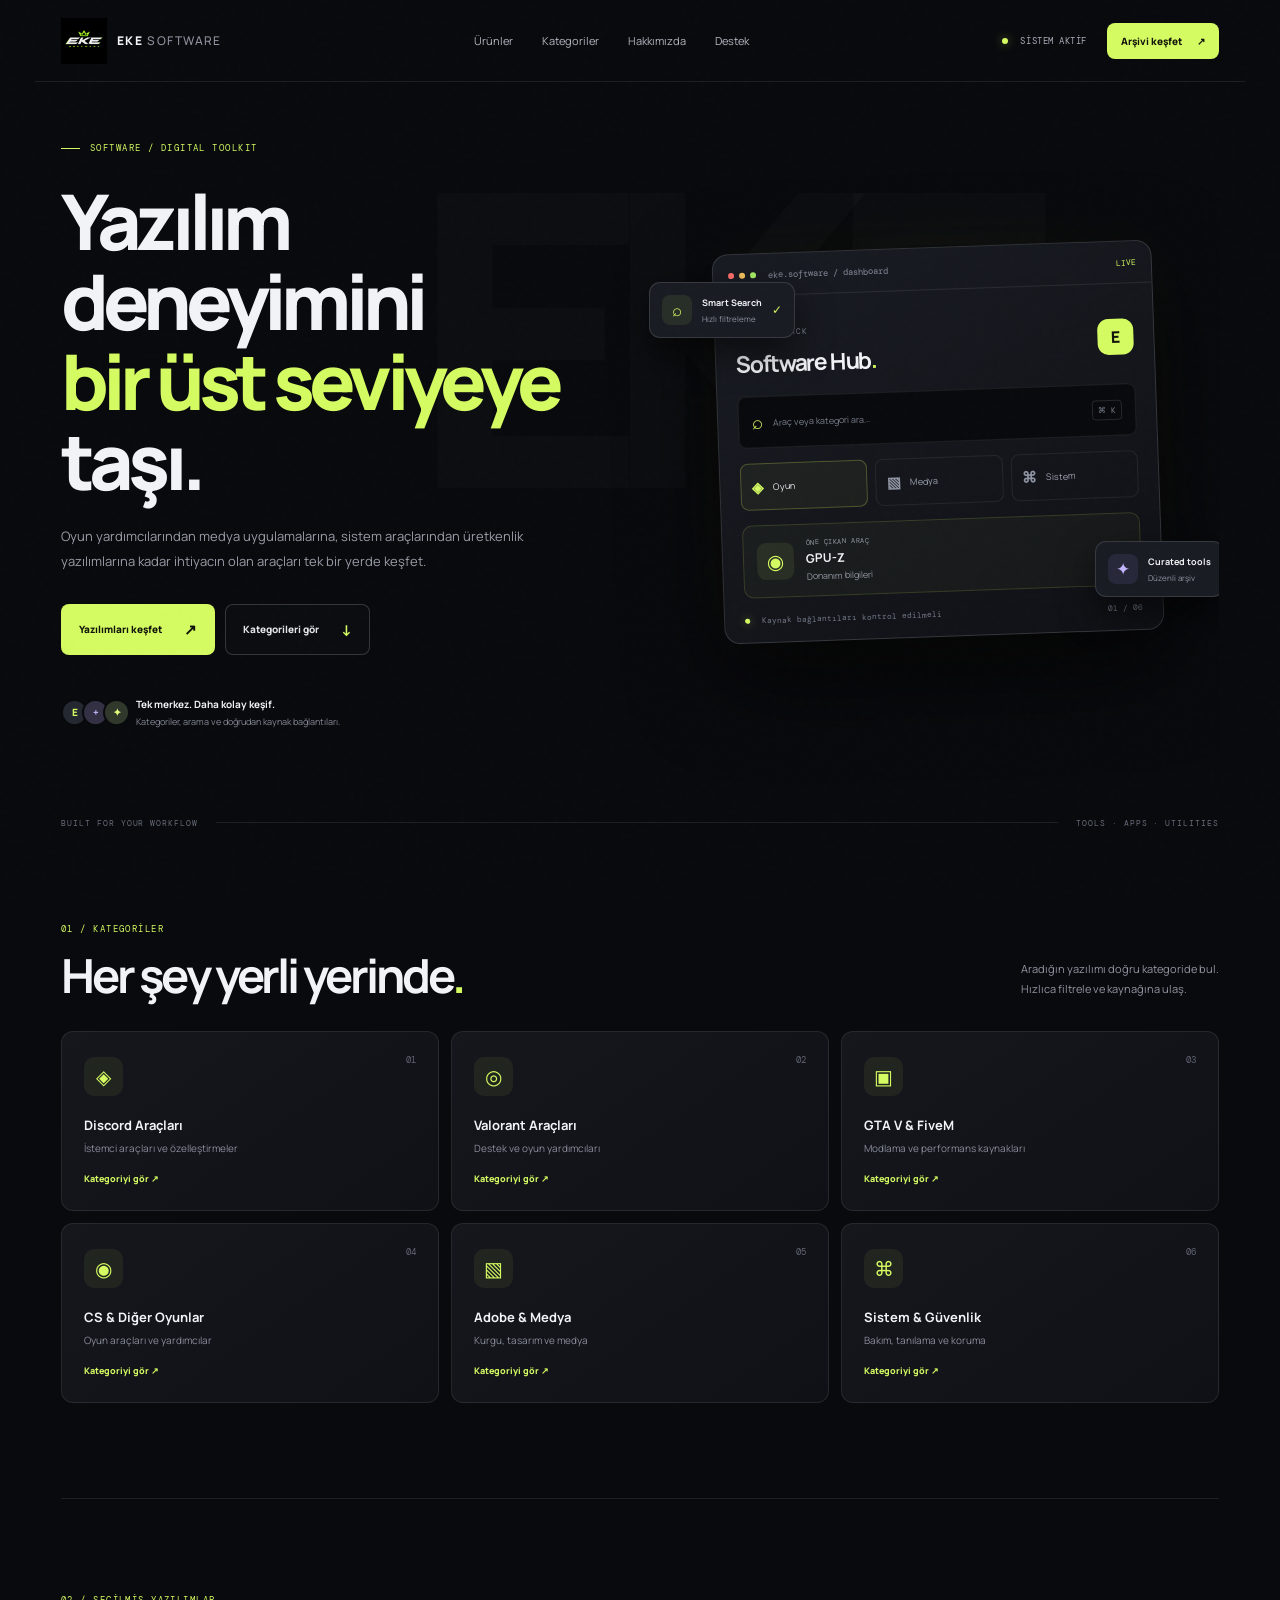
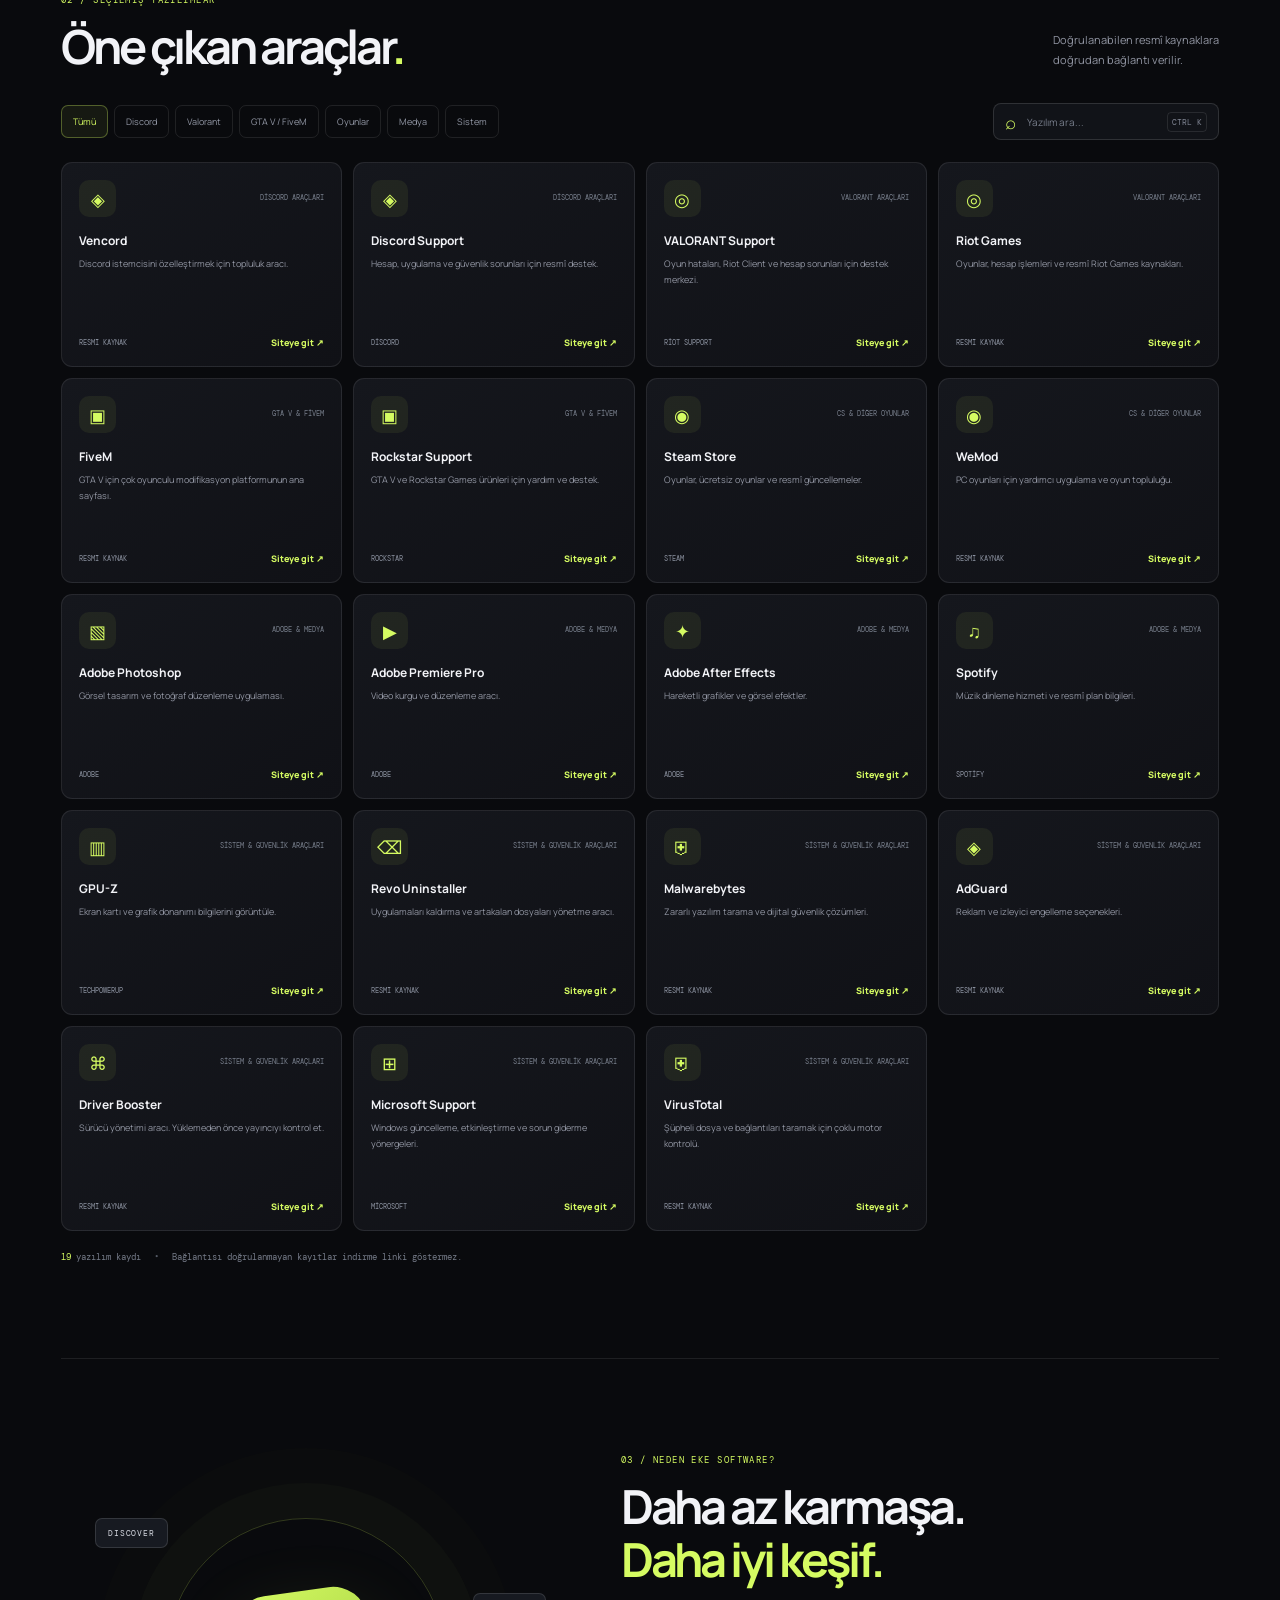
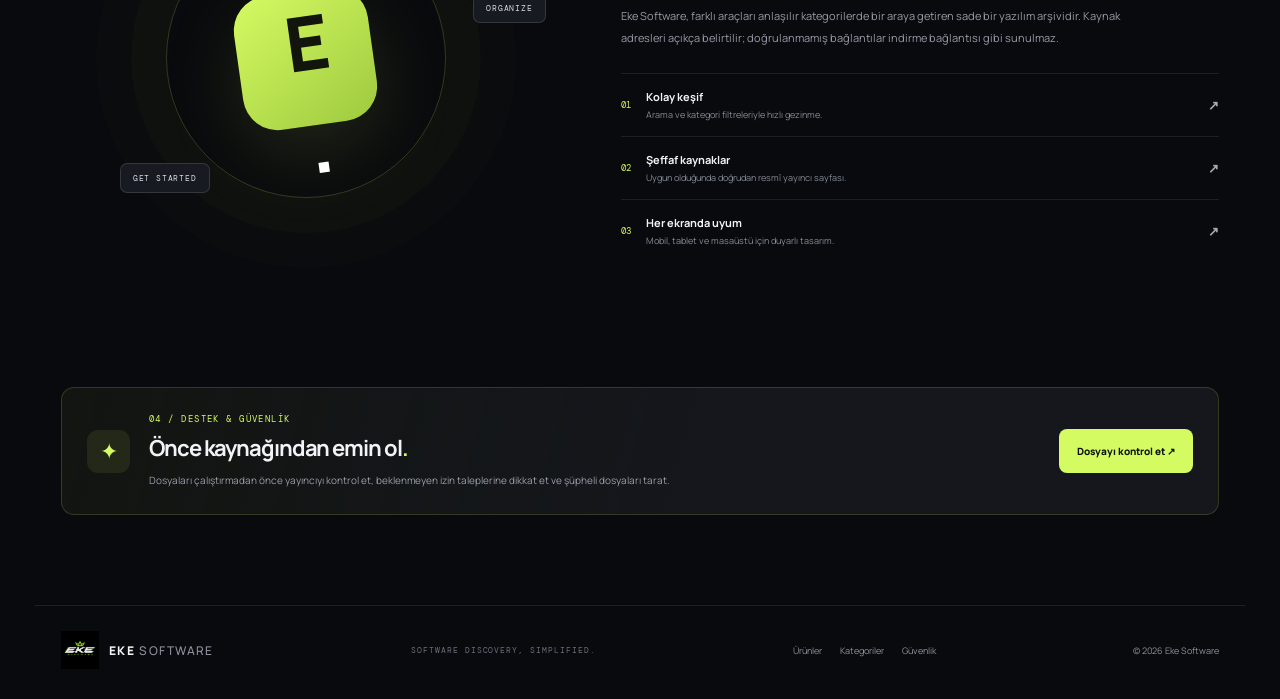
<file: index.html>
<!doctype html>
<html lang="tr">
<head>
<meta charset="utf-8"><meta name="viewport" content="width=device-width,initial-scale=1">
<meta name="theme-color" content="#090a0d">
<meta name="description" content="Eke Software — oyun, medya ve sistem yazılımları için modern yazılım merkezi.">
<title>Eke Software — Software, Upgraded</title>
<link rel="icon" type="image/png" href="logo.png">
<link rel="stylesheet" href="styles.css">
<style>
.nav .logo, .footer .logo { display:inline-flex; align-items:center; gap:10px; }
.logo-image { display:block; width:46px; height:46px; object-fit:contain; flex:0 0 auto; }
.footer .logo-image { width:38px; height:38px; }
@media (max-width:600px) { .logo-image { width:38px; height:38px; } .footer .logo-image { width:34px; height:34px; } }
</style>
</head>
<body>
<div class="grain"></div>
<header class="nav">
  <a class="logo" href="#home" aria-label="Eke Software ana sayfa"><img class="logo-image" src="logo.png" alt="Eke Software logosu"><span class="logo-name">EKE<span>SOFTWARE</span></span></a>
  <nav id="navLinks"><a href="#products">Ürünler</a><a href="#categories">Kategoriler</a><a href="#about">Hakkımızda</a><a href="#support">Destek</a></nav>
  <div class="nav-right"><span class="system-status"><i></i> SİSTEM AKTİF</span><a class="nav-cta" href="#products">Arşivi keşfet <b>↗</b></a><button class="mobile-menu" id="mobileMenu" aria-label="Menüyü aç">☰</button></div>
</header>
<main id="home">
<section class="hero">
  <div class="hero-bg-word">EKE</div>
  <div class="hero-copy">
    <div class="overline"><span></span> SOFTWARE / DIGITAL TOOLKIT</div>
    <h1>Yazılım deneyimini<br><em>bir üst seviyeye</em><br>taşı.</h1>
    <p class="hero-desc">Oyun yardımcılarından medya uygulamalarına, sistem araçlarından üretkenlik yazılımlarına kadar ihtiyacın olan araçları tek bir yerde keşfet.</p>
    <div class="hero-buttons"><a class="button button-main" href="#products">Yazılımları keşfet <b>↗</b></a><a class="button button-line" href="#categories">Kategorileri gör <span>↓</span></a></div>
    <div class="hero-proof"><div class="proof-avatars"><span>E</span><span>+</span><span>✦</span></div><div><strong>Tek merkez. Daha kolay keşif.</strong><small>Kategoriler, arama ve doğrudan kaynak bağlantıları.</small></div></div>
  </div>
  <div class="hero-art">
    <div class="art-orbit orbit-1"></div><div class="art-orbit orbit-2"></div>
    <div class="art-glow"></div>
    <div class="dashboard">
      <div class="dash-top"><div class="window-dots"><i></i><i></i><i></i></div><span>eke.software / dashboard</span><span class="dash-live">LIVE</span></div>
      <div class="dash-title"><div><small>WELCOME BACK</small><h2>Software Hub<span>.</span></h2></div><div class="dash-avatar">E</div></div>
      <div class="dash-search"><span>⌕</span> Araç veya kategori ara... <kbd>⌘ K</kbd></div>
      <div class="dash-categories"><div class="dash-cat active"><b>◈</b><span>Oyun</span></div><div class="dash-cat"><b>▧</b><span>Medya</span></div><div class="dash-cat"><b>⌘</b><span>Sistem</span></div></div>
      <div class="dash-feature"><div class="feature-icon">◉</div><div><small>ÖNE ÇIKAN ARAÇ</small><strong>GPU-Z</strong><span>Donanım bilgileri</span></div><div class="feature-arrow">↗</div></div>
      <div class="dash-bottom"><span><i></i> Kaynak bağlantıları kontrol edilmeli</span><span>01 / 06</span></div>
    </div>
    <div class="floating-card float-a"><span class="float-icon">⌕</span><div><strong>Smart Search</strong><small>Hızlı filtreleme</small></div><span class="float-check">✓</span></div>
    <div class="floating-card float-b"><span class="float-icon purple">✦</span><div><strong>Curated tools</strong><small>Düzenli arşiv</small></div></div>
  </div>
  <div class="hero-bottomline"><span>BUILT FOR YOUR WORKFLOW</span><div></div><span>TOOLS · APPS · UTILITIES</span></div>
</section>

<section class="categories section" id="categories">
  <div class="section-top"><div><div class="eyebrow">01 / KATEGORİLER</div><h2>Her şey yerli yerinde<span>.</span></h2></div><p>Aradığın yazılımı doğru kategoride bul.<br>Hızlıca filtrele ve kaynağına ulaş.</p></div>
  <div class="category-grid">
    <button class="category-card" data-cat="Discord Araçları"><span class="category-number">01</span><span class="category-symbol">◈</span><h3>Discord Araçları</h3><p>İstemci araçları ve özelleştirmeler</p><span class="category-link">Kategoriyi gör ↗</span></button>
    <button class="category-card" data-cat="Valorant Araçları"><span class="category-number">02</span><span class="category-symbol">◎</span><h3>Valorant Araçları</h3><p>Destek ve oyun yardımcıları</p><span class="category-link">Kategoriyi gör ↗</span></button>
    <button class="category-card" data-cat="GTA V & FiveM"><span class="category-number">03</span><span class="category-symbol">▣</span><h3>GTA V & FiveM</h3><p>Modlama ve performans kaynakları</p><span class="category-link">Kategoriyi gör ↗</span></button>
    <button class="category-card" data-cat="CS & Diğer Oyunlar"><span class="category-number">04</span><span class="category-symbol">◉</span><h3>CS & Diğer Oyunlar</h3><p>Oyun araçları ve yardımcılar</p><span class="category-link">Kategoriyi gör ↗</span></button>
    <button class="category-card" data-cat="Adobe & Medya"><span class="category-number">05</span><span class="category-symbol">▧</span><h3>Adobe & Medya</h3><p>Kurgu, tasarım ve medya</p><span class="category-link">Kategoriyi gör ↗</span></button>
    <button class="category-card" data-cat="Sistem & Güvenlik Araçları"><span class="category-number">06</span><span class="category-symbol">⌘</span><h3>Sistem & Güvenlik</h3><p>Bakım, tanılama ve koruma</p><span class="category-link">Kategoriyi gör ↗</span></button>
  </div>
</section>

<section class="products section" id="products">
  <div class="section-top"><div><div class="eyebrow">02 / SEÇİLMİŞ YAZILIMLAR</div><h2>Öne çıkan araçlar<span>.</span></h2></div><p>Doğrulanabilen resmî kaynaklara<br>doğrudan bağlantı verilir.</p></div>
  <div class="product-controls"><div class="pills" id="pills"><button class="pill active" data-filter="Tümü">Tümü</button><button class="pill" data-filter="Discord Araçları">Discord</button><button class="pill" data-filter="Valorant Araçları">Valorant</button><button class="pill" data-filter="GTA V & FiveM">GTA V / FiveM</button><button class="pill" data-filter="CS & Diğer Oyunlar">Oyunlar</button><button class="pill" data-filter="Adobe & Medya">Medya</button><button class="pill" data-filter="Sistem & Güvenlik Araçları">Sistem</button></div><label class="search-box"><span>⌕</span><input id="search" type="search" placeholder="Yazılım ara..."><kbd>CTRL K</kbd></label></div>
  <div class="product-grid" id="productGrid"></div>
  <div class="no-results" id="noResults" hidden><h3>Sonuç bulunamadı</h3><p>Başka bir kelime dene veya filtreyi sıfırla.</p><button class="button button-line" id="reset">Filtreleri sıfırla</button></div>
  <div class="products-foot"><span id="count">0</span> yazılım kaydı <span class="foot-dot">•</span> Bağlantısı doğrulanmayan kayıtlar indirme linki göstermez.</div>
</section>

<section class="about section" id="about">
  <div class="about-visual"><div class="about-ring"></div><div class="about-core">E<span>.</span></div><div class="about-tag tag-1">DISCOVER</div><div class="about-tag tag-2">ORGANIZE</div><div class="about-tag tag-3">GET STARTED</div></div>
  <div class="about-copy"><div class="eyebrow">03 / NEDEN EKE SOFTWARE?</div><h2>Daha az karmaşa.<br><em>Daha iyi keşif.</em></h2><p>Eke Software, farklı araçları anlaşılır kategorilerde bir araya getiren sade bir yazılım arşividir. Kaynak adresleri açıkça belirtilir; doğrulanmamış bağlantılar indirme bağlantısı gibi sunulmaz.</p>
  <div class="benefit-list"><div><span>01</span><div><strong>Kolay keşif</strong><small>Arama ve kategori filtreleriyle hızlı gezinme.</small></div><b>↗</b></div><div><span>02</span><div><strong>Şeffaf kaynaklar</strong><small>Uygun olduğunda doğrudan resmî yayıncı sayfası.</small></div><b>↗</b></div><div><span>03</span><div><strong>Her ekranda uyum</strong><small>Mobil, tablet ve masaüstü için duyarlı tasarım.</small></div><b>↗</b></div></div>
  </div>
</section>

<section class="support section" id="support"><div class="support-inner"><div class="support-mark">✦</div><div><div class="eyebrow">04 / DESTEK & GÜVENLİK</div><h2>Önce kaynağından emin ol<span>.</span></h2><p>Dosyaları çalıştırmadan önce yayıncıyı kontrol et, beklenmeyen izin taleplerine dikkat et ve şüpheli dosyaları tarat.</p></div><a class="button button-main" href="https://www.virustotal.com/" target="_blank" rel="noopener noreferrer">Dosyayı kontrol et ↗</a></div></section>
</main>
<footer class="footer"><a class="logo" href="#home" aria-label="Eke Software ana sayfa"><img class="logo-image" src="logo.png" alt="Eke Software logosu"><span class="logo-name">EKE<span>SOFTWARE</span></span></a><p>SOFTWARE DISCOVERY, SIMPLIFIED.</p><div><a href="#products">Ürünler</a><a href="#categories">Kategoriler</a><a href="#support">Güvenlik</a></div><small>© <span id="year"></span> Eke Software</small></footer>
<script src="script.js"></script>
</body></html>
</file>
<file: styles.css>
@import url('https://fonts.googleapis.com/css2?family=DM+Mono:wght@400;500&family=Manrope:wght@400;500;600;700;800&display=swap');
:root{--bg:#090a0d;--panel:#111318;--panel2:#171a22;--text:#f2f3f7;--muted:#9296a3;--line:#ffffff16;--lime:#d5fb62;--purple:#9c8bff;--max:1210px}
*{box-sizing:border-box}html{scroll-behavior:smooth;scroll-padding-top:95px}body{margin:0;background:var(--bg);color:var(--text);font-family:Manrope,Arial,sans-serif;overflow-x:hidden}a{color:inherit;text-decoration:none}button,input{font:inherit}.grain{position:fixed;inset:0;pointer-events:none;z-index:10;opacity:.04;background-image:url("data:image/svg+xml,%3Csvg viewBox='0 0 180 180' xmlns='http://www.w3.org/2000/svg'%3E%3Cfilter id='n'%3E%3CfeTurbulence type='fractalNoise' baseFrequency='.9' numOctaves='3' stitchTiles='stitch'/%3E%3C/filter%3E%3Crect width='100%25' height='100%25' filter='url(%23n)' opacity='.32'/%3E%3C/svg%3E")}.nav{height:82px;max-width:var(--max);padding:0 26px;margin:auto;display:flex;align-items:center;justify-content:space-between;border-bottom:1px solid var(--line);position:relative;z-index:20}.logo{display:flex;align-items:center;gap:10px}.logo-icon{width:35px;height:35px;display:grid;place-items:center;background:var(--lime);color:#10120a;border-radius:10px;font-size:21px;font-weight:800}.logo-name{font-size:12px;font-weight:800;letter-spacing:.12em}.logo-name span{font-weight:500;color:#8e929e;margin-left:4px}.nav nav{display:flex;gap:29px}.nav nav a{font-size:11px;color:#b4b7c1;transition:color .2s}.nav nav a:hover{color:var(--lime)}.nav-right{display:flex;align-items:center;gap:20px}.system-status{font:9px 'DM Mono',monospace;color:#a8adba;letter-spacing:.06em}.system-status i,.dash-bottom i{display:inline-block;width:6px;height:6px;background:var(--lime);border-radius:50%;margin-right:7px;box-shadow:0 0 10px #d5fb6277}.nav-cta{padding:11px 14px;background:var(--lime);color:#11140a;border-radius:8px;font-size:10px;font-weight:800}.nav-cta b{margin-left:13px}.mobile-menu{display:none;background:none;color:white;border:1px solid var(--line);border-radius:8px;padding:8px}
main{max-width:var(--max);padding:0 26px;margin:auto}.hero{min-height:690px;position:relative;display:grid;grid-template-columns:1fr 1fr;align-items:center;gap:35px;padding:60px 0 85px;overflow:hidden}.hero-bg-word{position:absolute;top:45px;left:30%;font-size:clamp(190px,32vw,430px);font-weight:800;letter-spacing:-.12em;color:#ffffff04;pointer-events:none;line-height:1}.hero-copy{position:relative;z-index:2;padding-bottom:15px}.overline,.eyebrow{font:9px 'DM Mono',monospace;letter-spacing:.16em;color:var(--lime);display:flex;align-items:center;gap:10px}.overline span{width:19px;height:1px;background:var(--lime)}h1{font-size:clamp(48px,6vw,79px);line-height:1.04;letter-spacing:-.075em;margin:27px 0 24px;font-weight:800}h1 em,.about-copy h2 em{font-style:normal;color:var(--lime)}.hero-desc{max-width:480px;color:#999da8;font-size:13px;line-height:1.9}.hero-buttons{display:flex;gap:10px;flex-wrap:wrap;margin-top:30px}.button{display:inline-flex;align-items:center;justify-content:center;gap:22px;border-radius:8px;padding:14px 17px;font-size:10px;font-weight:800;border:1px solid transparent;transition:transform .2s,border-color .2s,background .2s;cursor:pointer}.button:hover{transform:translateY(-3px)}.button-main{background:var(--lime);color:#10130a}.button-main b{font-size:15px}.button-line{border-color:#ffffff2b;background:#ffffff04;color:#e3e5eb}.button-line span{font-size:15px;color:var(--lime)}.hero-proof{display:flex;align-items:center;gap:12px;margin-top:42px}.proof-avatars{display:flex}.proof-avatars span{width:27px;height:27px;border-radius:50%;display:grid;place-items:center;background:#242830;border:2px solid var(--bg);margin-right:-6px;font-size:10px;font-weight:800;color:var(--lime)}.proof-avatars span:nth-child(2){background:#343044;color:#c2b9ff}.proof-avatars span:nth-child(3){background:#30382b;color:#e0ff7a}.hero-proof strong,.hero-proof small{display:block}.hero-proof strong{font-size:10px}.hero-proof small{font-size:9px;color:#858a97;margin-top:4px}
.hero-art{position:relative;min-height:465px;display:grid;place-items:center}.art-glow{position:absolute;width:310px;height:310px;background:#d5fb6210;border-radius:50%;filter:blur(50px)}.art-orbit{position:absolute;width:430px;height:430px;border:1px solid #d5fb6216;border-radius:50%;transform:rotate(-24deg) scaleY(.48)}.orbit-2{width:360px;height:360px;transform:rotate(54deg) scaleY(.65);border-color:#9c8bff20}.dashboard{width:min(100%,440px);position:relative;z-index:2;background:linear-gradient(150deg,#191c23,#101116);border:1px solid #ffffff21;border-radius:16px;box-shadow:0 35px 90px #000a,0 0 70px #d5fb6209;transform:rotate(-2deg);animation:dashFloat 7s ease-in-out infinite;overflow:hidden}.dash-top{height:42px;display:flex;align-items:center;gap:12px;padding:0 15px;border-bottom:1px solid var(--line);font:9px 'DM Mono',monospace;color:#858a98}.window-dots{display:flex;gap:5px}.window-dots i{width:6px;height:6px;border-radius:50%;background:#ff706c}.window-dots i:nth-child(2){background:#f4c55e}.window-dots i:nth-child(3){background:#a8ed65}.dash-live{margin-left:auto;color:var(--lime);font-size:8px}.dash-title{padding:22px 20px 17px;display:flex;align-items:center;justify-content:space-between}.dash-title small{font:8px 'DM Mono',monospace;letter-spacing:.14em;color:#848a99}.dash-title h2{font-size:23px;letter-spacing:-.06em;margin:7px 0 0}.dash-title h2 span{color:var(--lime)}.dash-avatar{width:36px;height:36px;border-radius:11px;background:var(--lime);color:#10130a;display:grid;place-items:center;font-weight:800}.dash-search{margin:0 20px;padding:12px 13px;display:flex;align-items:center;gap:10px;background:#090a0d;border:1px solid #ffffff14;border-radius:8px;color:#777e8b;font-size:9px}.dash-search>span{font-size:19px;color:var(--lime)}.dash-search kbd{margin-left:auto;font:8px 'DM Mono',monospace;border:1px solid #ffffff1e;padding:4px 5px;border-radius:4px}.dash-categories{display:grid;grid-template-columns:repeat(3,1fr);gap:8px;padding:15px 20px}.dash-cat{border:1px solid #ffffff12;border-radius:8px;padding:12px 10px;display:flex;align-items:center;gap:9px;color:#9da2af;font-size:9px}.dash-cat b{font-size:15px;color:#8f95a3}.dash-cat.active{background:#d5fb620c;border-color:#d5fb6240;color:#e6e8ee}.dash-cat.active b{color:var(--lime)}.dash-feature{margin:0 20px;padding:13px;background:#d5fb6208;border:1px solid #d5fb6226;border-radius:10px;display:flex;align-items:center;gap:12px}.feature-icon{width:37px;height:37px;display:grid;place-items:center;background:#d5fb6214;border-radius:9px;color:var(--lime);font-size:20px}.dash-feature small,.dash-feature strong,.dash-feature span{display:block}.dash-feature small{font:7px 'DM Mono',monospace;letter-spacing:.08em;color:#9298a5}.dash-feature strong{font-size:12px;margin:3px 0}.dash-feature span{font-size:9px;color:#8f95a2}.feature-arrow{margin-left:auto;color:var(--lime)}.dash-bottom{display:flex;justify-content:space-between;align-items:center;padding:17px 20px;color:#737987;font:8px 'DM Mono',monospace}.dash-bottom i{width:5px;height:5px}.floating-card{position:absolute;z-index:3;display:flex;align-items:center;gap:10px;padding:12px;background:#191c23;border:1px solid #ffffff20;border-radius:11px;box-shadow:0 15px 35px #0008;animation:float 6s ease-in-out infinite}.floating-card strong,.floating-card small{display:block}.floating-card strong{font-size:9px}.floating-card small{font-size:8px;color:#8e93a1;margin-top:4px}.float-icon{width:30px;height:30px;border-radius:8px;background:#d5fb6215;display:grid;place-items:center;color:var(--lime);font-size:17px}.float-icon.purple{color:#c2b5ff;background:#9c8bff1b}.float-check{color:var(--lime);font-size:12px}.float-a{top:72px;left:-9px}.float-b{right:-5px;bottom:78px;animation-delay:-2s}.hero-bottomline{position:absolute;bottom:0;left:0;right:0;display:flex;align-items:center;gap:18px;color:#666c79;font:8px 'DM Mono',monospace;letter-spacing:.12em}.hero-bottomline div{height:1px;flex:1;background:var(--line)}
.section{padding:95px 0}.section-top{display:flex;align-items:end;justify-content:space-between;gap:20px;margin-bottom:30px}.section-top h2,.about-copy h2{font-size:clamp(30px,4vw,47px);letter-spacing:-.065em;line-height:1.12;margin:14px 0 0}.section-top h2 span,.support h2 span{color:var(--lime)}.section-top>p{font-size:11px;line-height:1.8;color:#9296a3;margin:0 0 3px}.category-grid{display:grid;grid-template-columns:repeat(3,1fr);gap:12px}.category-card{position:relative;text-align:left;min-height:180px;padding:22px;background:linear-gradient(145deg,#15171d,#101116);border:1px solid var(--line);border-radius:12px;color:var(--text);cursor:pointer;overflow:hidden;transition:transform .25s,border-color .25s}.category-card:after{content:"";position:absolute;width:140px;height:140px;border-radius:50%;background:var(--lime);opacity:0;filter:blur(55px);right:-70px;bottom:-90px;transition:opacity .25s}.category-card:hover{transform:translateY(-4px);border-color:#d5fb6250}.category-card:hover:after{opacity:.16}.category-number{position:absolute;top:22px;right:22px;color:#616673;font:9px 'DM Mono',monospace}.category-symbol{display:grid;place-items:center;width:39px;height:39px;border-radius:10px;background:#d5fb6210;color:var(--lime);font-size:20px}.category-card h3{font-size:13px;margin:20px 0 7px}.category-card p{font-size:10px;color:#898e9b;margin:0}.category-link{display:block;margin-top:17px;color:var(--lime);font-size:9px;font-weight:800}
.products{border-top:1px solid var(--line)}.product-controls{display:flex;justify-content:space-between;align-items:center;gap:15px;margin-bottom:22px}.pills{display:flex;flex-wrap:wrap;gap:6px}.pill{background:transparent;color:#9297a5;border:1px solid #ffffff18;border-radius:7px;padding:9px 11px;font-size:9px;cursor:pointer;transition:all .2s}.pill:hover,.pill.active{background:#d5fb6210;border-color:#d5fb6250;color:var(--lime)}.search-box{display:flex;align-items:center;gap:9px;border:1px solid #ffffff20;border-radius:8px;background:#111318;padding:0 11px;height:37px;min-width:215px}.search-box>span{font-size:19px;color:var(--lime)}.search-box input{width:100%;min-width:0;border:0;outline:0;background:transparent;color:white;font-size:10px}.search-box input::placeholder{color:#777d8a}.search-box kbd{font:8px 'DM Mono',monospace;color:#818694;border:1px solid #ffffff19;padding:4px;border-radius:4px;white-space:nowrap}.product-grid{display:grid;grid-template-columns:repeat(4,1fr);gap:11px}.product-card{padding:17px;border:1px solid var(--line);border-radius:11px;background:linear-gradient(145deg,#15171d,#101116);min-height:205px;display:flex;flex-direction:column;animation:fadeUp .35s both;transition:transform .2s,border-color .2s}.product-card:hover{transform:translateY(-4px);border-color:#d5fb6240}.product-head{display:flex;align-items:center;justify-content:space-between}.product-icon{width:37px;height:37px;display:grid;place-items:center;border-radius:10px;background:#d5fb6210;color:var(--lime);font-size:18px}.product-category{font:7px 'DM Mono',monospace;color:#777e8b;text-align:right;max-width:55%;line-height:1.5}.product-card h3{font-size:12px;margin:15px 0 7px}.product-card p{font-size:9px;line-height:1.75;color:#9296a3;margin:0 0 16px}.product-footer{display:flex;align-items:center;justify-content:space-between;gap:8px;margin-top:auto}.product-status{font:7px 'DM Mono',monospace;color:#8a909e;text-transform:uppercase}.product-link{font-size:9px;color:var(--lime);font-weight:800;white-space:nowrap}.product-link.disabled{color:#656b78;cursor:default}.products-foot{margin-top:20px;font:9px 'DM Mono',monospace;color:#757b88}.products-foot>span:first-child{color:var(--lime)}.foot-dot{padding:0 8px;color:#555b66}.no-results{padding:45px;text-align:center;border:1px dashed #ffffff22;border-radius:12px}.no-results h3{font-size:17px}.no-results p{color:var(--muted);font-size:11px;margin-bottom:20px}
.about{display:grid;grid-template-columns:.9fr 1.1fr;gap:70px;align-items:center;border-top:1px solid var(--line)}.about-visual{height:370px;position:relative;display:grid;place-items:center}.about-ring{position:absolute;width:280px;height:280px;border:1px solid #d5fb6233;border-radius:50%;box-shadow:0 0 0 35px #d5fb6205,0 0 0 70px #d5fb6203;animation:ringPulse 7s ease-in-out infinite}.about-core{width:135px;height:135px;border-radius:35px;background:linear-gradient(145deg,#d5fb62,#9fca3f);display:grid;place-items:center;color:#12150c;font-size:75px;font-weight:800;letter-spacing:-.1em;box-shadow:0 25px 80px #d5fb6220;transform:rotate(-8deg)}.about-core span{color:#fff}.about-tag{position:absolute;padding:9px 12px;border:1px solid #ffffff20;background:#171a21;border-radius:7px;font:8px 'DM Mono',monospace;letter-spacing:.1em;color:#d8dbe3}.tag-1{top:45px;left:7%}.tag-2{right:1%;top:120px}.tag-3{bottom:50px;left:12%}.about-copy>p{font-size:11px;line-height:1.95;color:#969ba7;max-width:500px;margin:20px 0 25px}.benefit-list>div{display:flex;align-items:center;gap:15px;padding:15px 0;border-top:1px solid var(--line)}.benefit-list>div>span{font:9px 'DM Mono',monospace;color:var(--lime)}.benefit-list>div>div{flex:1}.benefit-list strong,.benefit-list small{display:block}.benefit-list strong{font-size:11px}.benefit-list small{font-size:9px;color:#858b98;margin-top:4px}.benefit-list>div>b{font-size:13px;color:#a5aab5}
.support{padding-top:30px;padding-bottom:90px}.support-inner{display:flex;align-items:center;gap:19px;border:1px solid #d5fb6228;background:linear-gradient(105deg,#d5fb620c,#15171d 55%);padding:25px;border-radius:13px}.support-mark{flex:0 0 43px;height:43px;display:grid;place-items:center;background:#d5fb6215;color:var(--lime);border-radius:11px;font-size:22px}.support-inner>div:nth-child(2){flex:1}.support h2{font-size:22px;letter-spacing:-.05em;margin:8px 0}.support-inner p{font-size:10px;color:#9a9eaa;line-height:1.8;margin:0;max-width:670px}.support-inner .button{flex-shrink:0}
.footer{max-width:var(--max);margin:auto;padding:25px 26px 30px;border-top:1px solid var(--line);display:flex;align-items:center;justify-content:space-between;gap:20px}.footer>p{font:8px 'DM Mono',monospace;letter-spacing:.12em;color:#696f7c}.footer>div{display:flex;gap:18px}.footer>div a,.footer>small{font-size:9px;color:#8c919e}.footer a:hover{color:var(--lime)}
@keyframes dashFloat{0%,100%{transform:rotate(-2deg) translateY(0)}50%{transform:rotate(-1deg) translateY(-9px)}}@keyframes float{0%,100%{transform:translateY(0)}50%{transform:translateY(-8px)}}@keyframes fadeUp{from{opacity:0;transform:translateY(9px)}to{opacity:1;transform:translateY(0)}}@keyframes ringPulse{0%,100%{transform:scale(1);opacity:.8}50%{transform:scale(1.04);opacity:1}}
@media(max-width:1000px){.nav{padding:0 20px}.nav nav{gap:15px}.system-status{display:none}.hero{gap:15px}.product-grid{grid-template-columns:repeat(3,1fr)}.product-controls{align-items:flex-start;flex-direction:column}.search-box{width:100%}.about{gap:35px}}
@media(max-width:720px){.nav{height:70px}.nav nav{display:none;position:absolute;top:69px;left:0;right:0;background:#111318;padding:20px;flex-direction:column;border-bottom:1px solid var(--line)}.nav nav.open{display:flex}.nav-right{gap:10px}.nav-cta{display:none}.mobile-menu{display:block}main{padding:0 19px}.hero{grid-template-columns:1fr;padding:55px 0 70px;gap:10px}.hero-bg-word{top:90px;left:0;font-size:210px}.hero h1{font-size:clamp(46px,11vw,67px)}.hero-desc{font-size:12px}.hero-art{min-height:390px;margin-top:8px}.dashboard{width:min(100%,440px)}.float-a{left:0;top:35px}.float-b{right:0;bottom:32px}.section{padding:68px 0}.section-top{align-items:flex-start;flex-direction:column;gap:13px}.section-top>p{font-size:10px}.category-grid{grid-template-columns:repeat(2,1fr)}.category-card{min-height:170px;padding:17px}.category-number{top:17px;right:17px}.category-card h3{font-size:11px}.category-card p{font-size:9px;line-height:1.6}.product-grid{grid-template-columns:repeat(2,1fr)}.pills{gap:5px}.pill{font-size:8px;padding:8px}.about{grid-template-columns:1fr;gap:25px}.about-visual{height:280px}.about-ring{width:210px;height:210px}.about-core{width:110px;height:110px;font-size:60px}.tag-1{top:25px}.tag-3{bottom:20px}.support{padding-top:0}.support-inner{align-items:flex-start;flex-wrap:wrap;padding:19px}.support-inner>div:nth-child(2){flex:1 1 calc(100% - 65px)}.support-inner .button{margin-left:62px}.footer{padding:23px 19px;flex-wrap:wrap}.footer>p{display:none}.footer>div{order:3;width:100%}.footer>small{margin-left:auto}}
@media(max-width:430px){.hero-art{min-height:340px}.dash-top{padding:0 10px}.dash-title{padding:17px 13px}.dash-search{margin:0 13px}.dash-categories{padding:12px 13px;gap:5px}.dash-cat{padding:10px 6px;gap:6px;font-size:8px}.dash-feature{margin:0 13px}.dash-bottom{padding:14px 13px}.floating-card{padding:9px}.float-icon{width:26px;height:26px}.floating-card strong{font-size:8px}.floating-card small{font-size:7px}.category-grid{grid-template-columns:1fr 1fr;gap:8px}.category-card{min-height:163px;padding:13px}.category-symbol{width:33px;height:33px}.category-card h3{font-size:10px;margin-top:15px}.category-link{font-size:8px}.product-grid{grid-template-columns:1fr}.product-card{min-height:170px}.search-box kbd{display:none}.support-inner .button{margin-left:0}.footer>div{gap:13px}}
@media(prefers-reduced-motion:reduce){*,*::before,*::after{animation-duration:.01ms!important;animation-iteration-count:1!important;scroll-behavior:auto!important;transition-duration:.01ms!important}}
</file>
